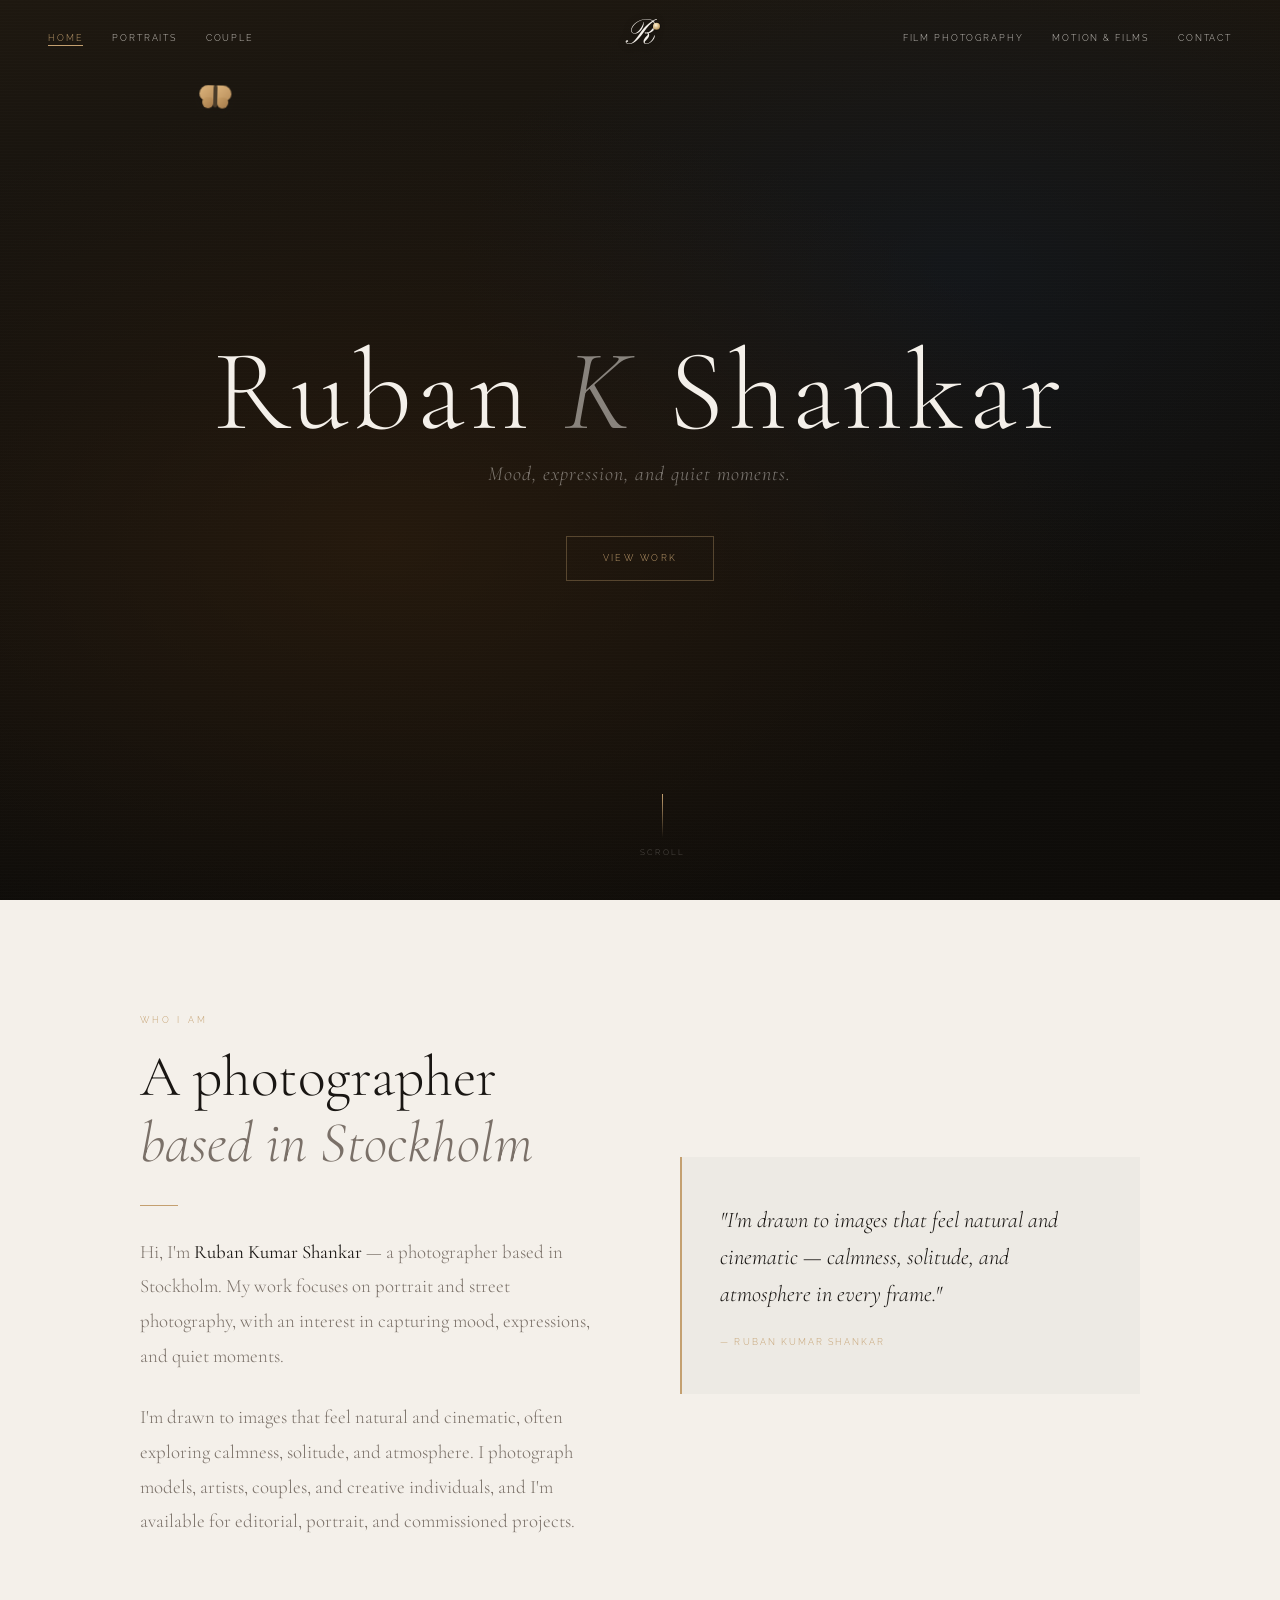
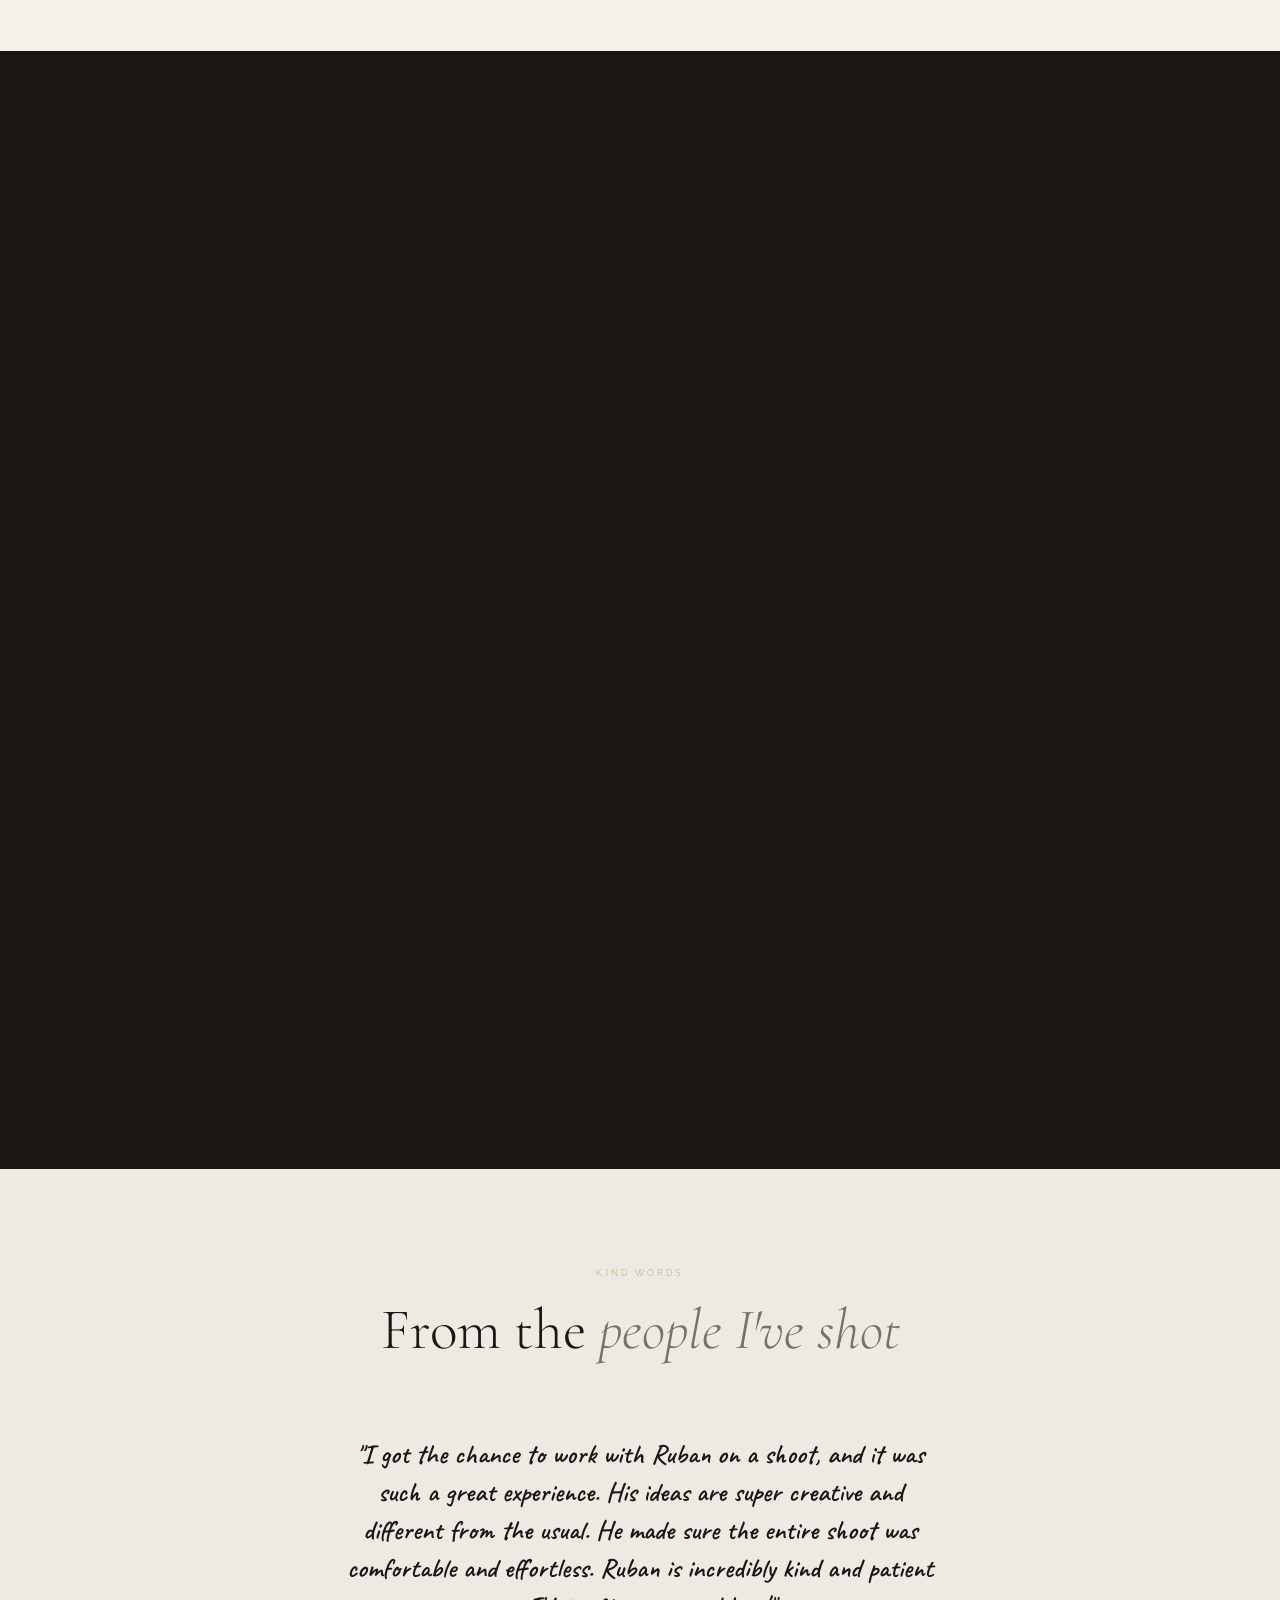
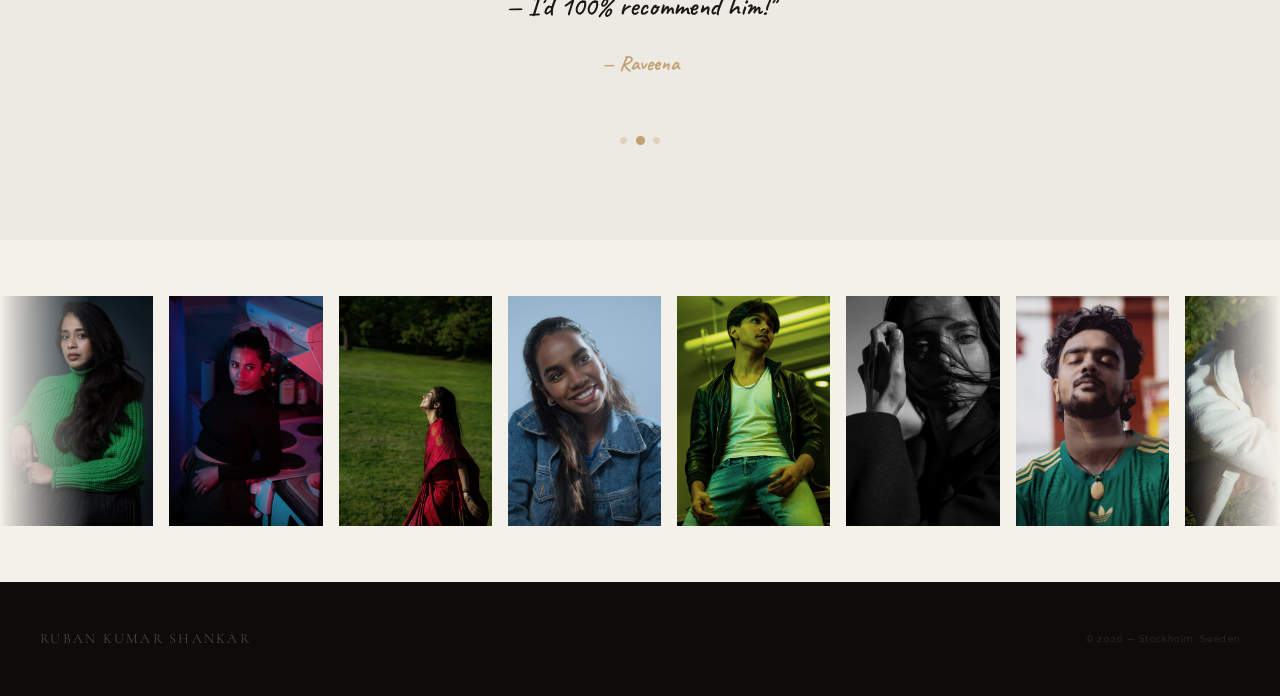
<file: index.html>
<!DOCTYPE html>
<html lang="en">
<head>
  <meta charset="UTF-8"/>
  <meta name="viewport" content="width=device-width, initial-scale=1.0"/>
  <title>Ruban Kumar Shankar — Photography</title>
  <link rel="preconnect" href="https://fonts.googleapis.com"/>
  <link rel="preconnect" href="https://fonts.gstatic.com" crossorigin/>
  <link href="https://fonts.googleapis.com/css2?family=Cormorant+Garamond:ital,wght@0,300;0,400;0,500;1,300;1,400&family=Raleway:wght@200;300;400;500&family=Caveat:wght@500;600;700&display=swap" rel="stylesheet"/>
  <link rel="icon" type="image/png" href="Photos/favicon.png"/>
  <link rel="stylesheet" href="style.css"/>
</head>
<body>
<nav id="main-nav">
  <a class="nav-brand flashr" href="index.html" aria-label="Home"><span class="flashr-r">R</span><span class="flashr-bulb"></span><span class="flashr-glow"></span><span class="flashr-sweep"></span><span class="flashr-burst"></span></a>
  <div class="nav-menu" id="nav-menu">
    <ul class="nav-group">
      <li><a id="nav-home" href="index.html">Home</a></li>
      <li><a id="nav-portraits" href="portraits.html">Portraits</a></li>
      <li><a id="nav-couple" href="couple.html">Couple</a></li>
    </ul>
    <ul class="nav-group">
      <li><a id="nav-film" href="film.html">Film Photography</a></li>
      <li><a id="nav-motion" href="motion.html">Motion &amp; Films</a></li>
      <li><a id="nav-contact" href="contact.html">Contact</a></li>
    </ul>
  </div>
  <button class="nav-toggle" id="nav-toggle" aria-label="Menu">
    <span></span><span></span><span></span>
  </button>
</nav>
<section class="hero">
    <div class="hero-content">
      
      <h1 class="hero-name">Ruban <em>K</em> Shankar</h1>
      <p class="hero-sub">Mood, expression, and quiet moments.</p>
      <a class="hero-cta" href="portraits.html">View Work</a>
    </div>
    <div class="hero-scroll" onclick="document.getElementById('home-about').scrollIntoView({behavior:'smooth'})">
      <div class="scroll-line"></div>
      <span>Scroll</span>
    </div>
  </section>

  <section class="about" id="home-about">
    <div class="container">
      <div class="about-grid">
        <div class="about-text reveal">
          <span class="section-label">Who I Am</span>
          <h2 class="section-heading">A photographer<br><em>based in Stockholm</em></h2>
          <div class="divider"></div>
          <p>Hi, I'm <strong>Ruban Kumar Shankar</strong> — a photographer based in Stockholm. My work focuses on portrait and street photography, with an interest in capturing mood, expressions, and quiet moments.</p>
          <p>I'm drawn to images that feel natural and cinematic, often exploring calmness, solitude, and atmosphere. I photograph models, artists, couples, and creative individuals, and I'm available for editorial, portrait, and commissioned projects.</p>
        </div>
        <div class="reveal" style="transition-delay:.18s">
          <div class="about-quote">
            <blockquote>"I'm drawn to images that feel natural and cinematic — calmness, solitude, and atmosphere in every frame."</blockquote>
            <cite>— Ruban Kumar Shankar</cite>
          </div>
        </div>
      </div>
    </div>
  </section>

  <section class="work-teaser">
    <div class="container-wide">
      <div class="work-teaser-header reveal">
        <div>
          <span class="section-label" style="color:var(--warm)">Selected Work</span>
          <h2 class="section-heading" style="color:var(--paper)">Portraits &amp; <em style="color:rgba(244,240,234,.4)">Couples</em></h2>
        </div>
        <a href="portraits.html">View all portraits →</a>
      </div>
      <div class="home-feature-grid">
        <a class="home-feature-card reveal" style="transition-delay:.1s" href="portraits.html">
          <img src="Photos/Portraits/Bhoomika.jpg" alt="Bhoomika" loading="lazy"/>
          <div class="card-label"><span class="cat">Portraits</span><span>Bhoomika</span></div>
        </a>
        <a class="home-feature-card reveal" style="transition-delay:.2s" href="couple.html">
          <img src="Photos/Couple/Mohan &amp; Akansha.jpg" alt="Mohan &amp; Akansha" loading="lazy"/>
          <div class="card-label"><span class="cat">Couples</span><span>Mohan &amp; Akansha</span></div>
        </a>
      </div>
    </div>
  </section>

  <section class="testimonials">
    <div class="container">
      <div class="testimonials-header reveal">
        <span class="section-label">Kind Words</span>
        <h2 class="section-heading">From the <em>people I've shot</em></h2>
      </div>
      <div class="testimonial-banner reveal">
        <div class="testimonial-slide active" data-index="0">
          <p class="testimonial-quote">"I really enjoyed the shoot, you made the whole experience feel super relaxed and natural, which I really appreciated. You gave just the right amount of direction while still letting me feel like myself. The final photos turned out beautifully."</p>
          <span class="testimonial-name">— Nakshatra</span>
        </div>
        <div class="testimonial-slide" data-index="1">
          <p class="testimonial-quote">"I got the chance to work with Ruban on a shoot, and it was such a great experience. His ideas are super creative and different from the usual. He made sure the entire shoot was comfortable and effortless. Ruban is incredibly kind and patient — I'd 100% recommend him!"</p>
          <span class="testimonial-name">— Raveena</span>
        </div>
        <div class="testimonial-slide" data-index="2">
          <p class="testimonial-quote">"Ruban was super easy to work with and really friendly from the start. He had a clear idea of what he wanted in each shot, and he really listened to the models too. It felt like a proper two-way understanding. His editing skills are amazing — each picture felt like it told a story."</p>
          <span class="testimonial-name">— Adhith</span>
        </div>
        <div class="testimonial-dots">
          <span class="dot active" data-dot="0"></span>
          <span class="dot" data-dot="1"></span>
          <span class="dot" data-dot="2"></span>
        </div>
      </div>
    </div>
  </section>

  <section class="photo-marquee-section">
  <div class="photo-marquee"><div class="pm-track" id="home-marquee"></div></div>
</section>
<footer><span class="footer-brand">Ruban Kumar Shankar</span><span class="footer-copy">© 2026 — Stockholm, Sweden</span></footer>
<div class="modal-overlay" id="session-modal" onclick="closeModal(event)">
  <div class="modal-nav-bar" onclick="event.stopPropagation()">
    <div>
      <div class="modal-title" id="modal-title">Session</div>
      <div class="modal-meta" id="modal-meta">Portrait · Stockholm</div>
    </div>
    <button class="modal-close" onclick="closeModalBtn()">✕</button>
  </div>
  <div class="modal-body" onclick="event.stopPropagation()" id="modal-body"></div>
</div>
<script src="site.js"></script>
<script src="flight.js"></script>
</body>
</html>
</file>
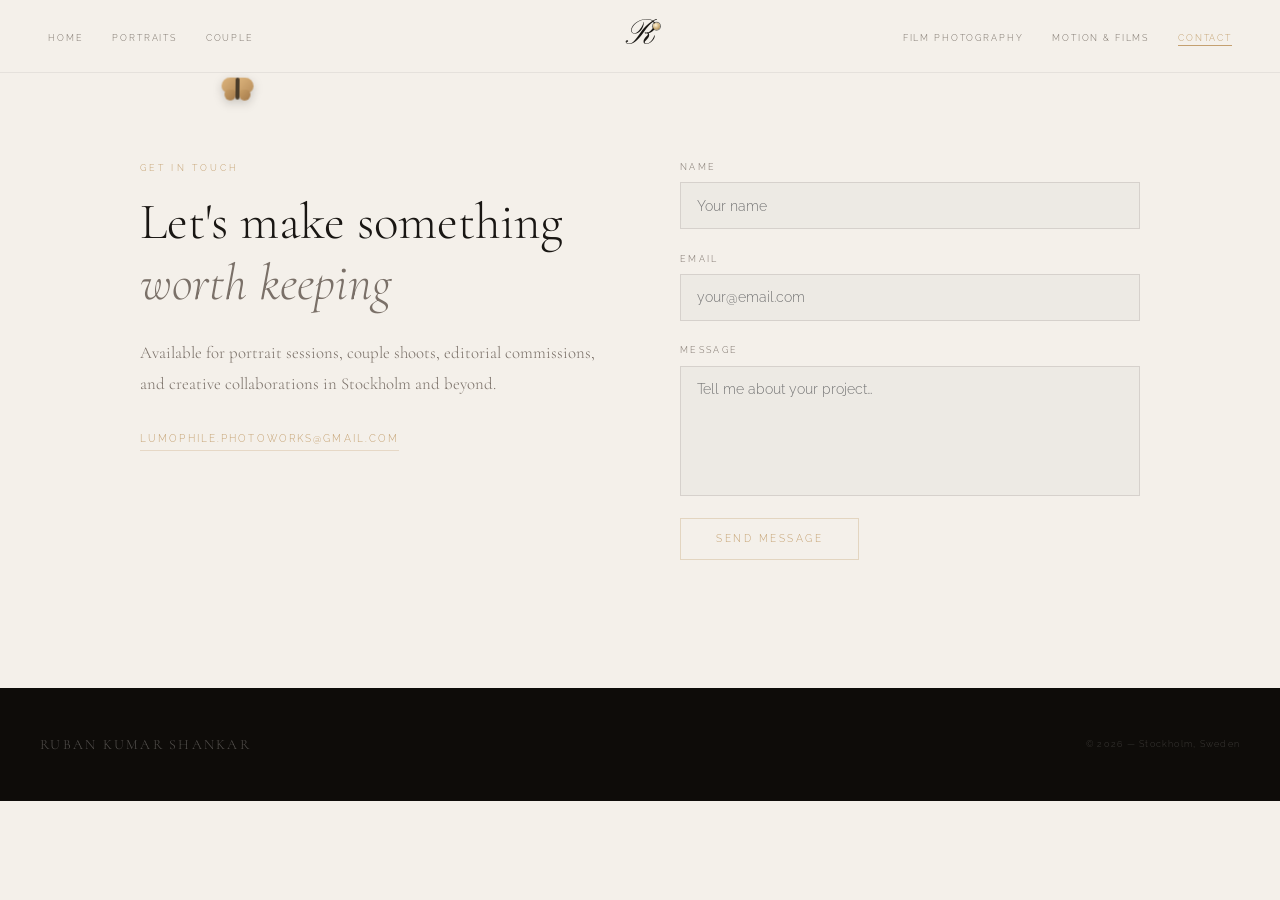
<file: contact.html>
<!DOCTYPE html>
<html lang="en">
<head>
  <meta charset="UTF-8"/>
  <meta name="viewport" content="width=device-width, initial-scale=1.0"/>
  <title>Contact — Ruban Kumar Shankar</title>
  <link rel="preconnect" href="https://fonts.googleapis.com"/>
  <link rel="preconnect" href="https://fonts.gstatic.com" crossorigin/>
  <link href="https://fonts.googleapis.com/css2?family=Cormorant+Garamond:ital,wght@0,300;0,400;0,500;1,300;1,400&family=Raleway:wght@200;300;400;500&display=swap" rel="stylesheet"/>
  <link rel="icon" type="image/png" href="Photos/favicon.png"/>
  <link rel="stylesheet" href="style.css"/>
</head>
<body>
<nav id="main-nav">
  <a class="nav-brand flashr" href="index.html" aria-label="Home"><span class="flashr-r">R</span><span class="flashr-bulb"></span><span class="flashr-glow"></span><span class="flashr-sweep"></span><span class="flashr-burst"></span></a>
  <div class="nav-menu" id="nav-menu">
    <ul class="nav-group">
      <li><a id="nav-home" href="index.html">Home</a></li>
      <li><a id="nav-portraits" href="portraits.html">Portraits</a></li>
      <li><a id="nav-couple" href="couple.html">Couple</a></li>
    </ul>
    <ul class="nav-group">
      <li><a id="nav-film" href="film.html">Film Photography</a></li>
      <li><a id="nav-motion" href="motion.html">Motion &amp; Films</a></li>
      <li><a id="nav-contact" href="contact.html">Contact</a></li>
    </ul>
  </div>
  <button class="nav-toggle" id="nav-toggle" aria-label="Menu">
    <span></span><span></span><span></span>
  </button>
</nav>
<section class="contact-page">
    <div class="container">
      <div class="contact-inner">
        <div class="contact-left reveal">
          <span class="section-label">Get in Touch</span>
          <h2>Let's make something<br><em>worth keeping</em></h2>
          <p>Available for portrait sessions, couple shoots, editorial commissions, and creative collaborations in Stockholm and beyond.</p>
          <a class="email-link" href="mailto:lumophile.photoworks@gmail.com">lumophile.photoworks@gmail.com</a>
        </div>
        <div class="reveal" style="transition-delay:.15s">
          <form class="contact-form" id="contact-form" name="contact" method="POST" data-netlify="true" netlify-honeypot="bot-field" action="thank-you.html">
            <input type="hidden" name="form-name" value="contact"/>
            <p hidden>
              <label>Don’t fill this out if you're human: <input name="bot-field"/></label>
            </p>
            <div class="form-field"><label for="cf-name">Name</label><input type="text" id="cf-name" name="name" placeholder="Your name" required/></div>
            <div class="form-field"><label for="cf-email">Email</label><input type="email" id="cf-email" name="email" placeholder="your@email.com" required/></div>
            <div class="form-field"><label for="cf-msg">Message</label><textarea id="cf-msg" name="message" placeholder="Tell me about your project…" required></textarea></div>
            <button class="btn-submit" type="submit">Send Message</button>
            <p class="form-success" id="form-success">Sending…</p>
          </form>
        </div>
      </div>
    </div>
  </section>
  <footer><span class="footer-brand">Ruban Kumar Shankar</span><span class="footer-copy">© 2026 — Stockholm, Sweden</span></footer>
<div class="modal-overlay" id="session-modal" onclick="closeModal(event)">
  <div class="modal-nav-bar" onclick="event.stopPropagation()">
    <div>
      <div class="modal-title" id="modal-title">Session</div>
      <div class="modal-meta" id="modal-meta">Portrait · Stockholm</div>
    </div>
    <button class="modal-close" onclick="closeModalBtn()">✕</button>
  </div>
  <div class="modal-body" onclick="event.stopPropagation()" id="modal-body"></div>
</div>
<script src="site.js"></script>
<script src="flight.js"></script>
</body>
</html>
</file>
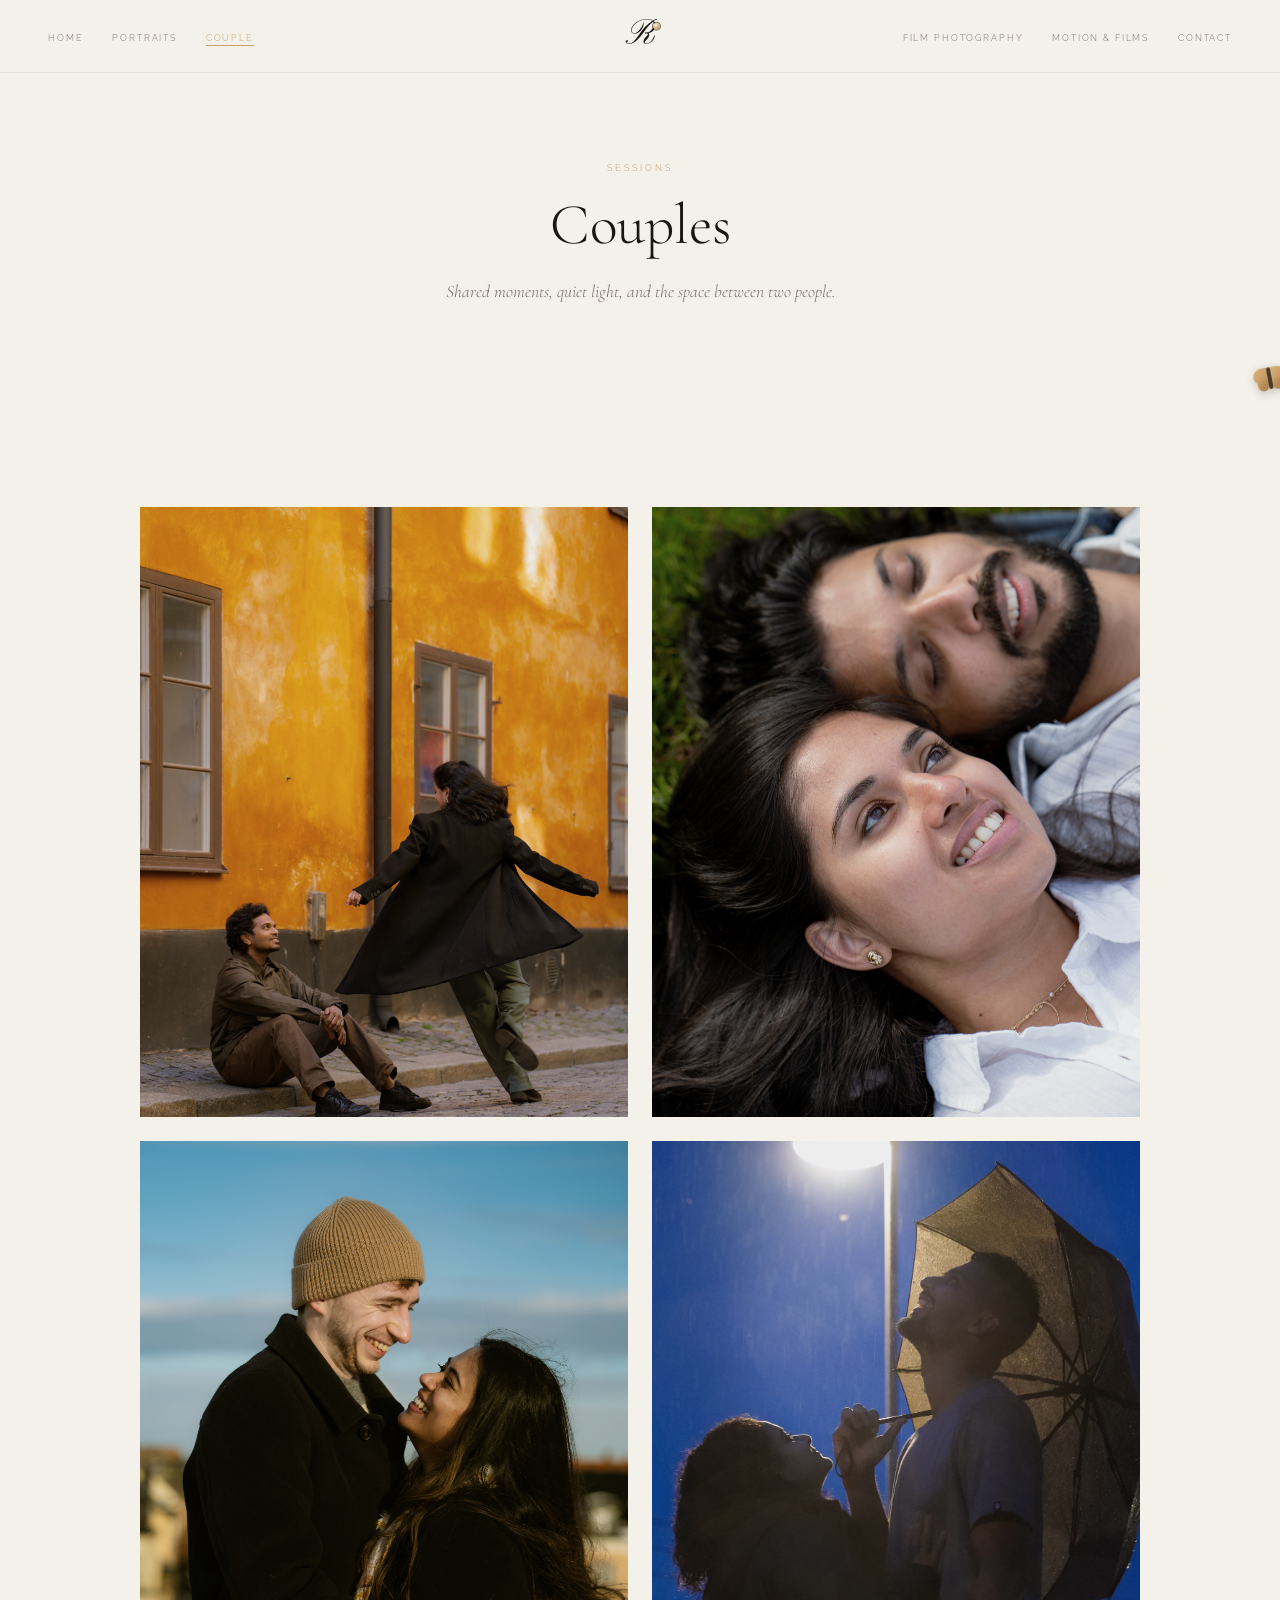
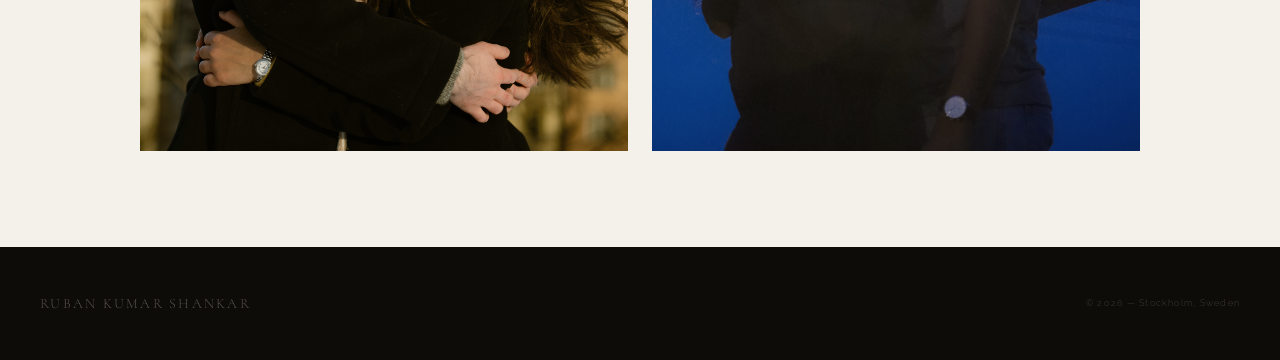
<file: couple.html>
<!DOCTYPE html>
<html lang="en">
<head>
  <meta charset="UTF-8"/>
  <meta name="viewport" content="width=device-width, initial-scale=1.0"/>
  <title>Couple — Ruban Kumar Shankar</title>
  <link rel="preconnect" href="https://fonts.googleapis.com"/>
  <link rel="preconnect" href="https://fonts.gstatic.com" crossorigin/>
  <link href="https://fonts.googleapis.com/css2?family=Cormorant+Garamond:ital,wght@0,300;0,400;0,500;1,300;1,400&family=Raleway:wght@200;300;400;500&display=swap" rel="stylesheet"/>
  <link rel="icon" type="image/png" href="Photos/favicon.png"/>
  <link rel="stylesheet" href="style.css"/>
</head>
<body>
<nav id="main-nav">
  <a class="nav-brand flashr" href="index.html" aria-label="Home"><span class="flashr-r">R</span><span class="flashr-bulb"></span><span class="flashr-glow"></span><span class="flashr-sweep"></span><span class="flashr-burst"></span></a>
  <div class="nav-menu" id="nav-menu">
    <ul class="nav-group">
      <li><a id="nav-home" href="index.html">Home</a></li>
      <li><a id="nav-portraits" href="portraits.html">Portraits</a></li>
      <li><a id="nav-couple" href="couple.html">Couple</a></li>
    </ul>
    <ul class="nav-group">
      <li><a id="nav-film" href="film.html">Film Photography</a></li>
      <li><a id="nav-motion" href="motion.html">Motion &amp; Films</a></li>
      <li><a id="nav-contact" href="contact.html">Contact</a></li>
    </ul>
  </div>
  <button class="nav-toggle" id="nav-toggle" aria-label="Menu">
    <span></span><span></span><span></span>
  </button>
</nav>
<div class="gallery-hero">
    <div class="container">
      <span class="section-label" style="display:block;text-align:center">Sessions</span>
      <h1 class="section-heading" style="text-align:center">Couples</h1>
      <p>Shared moments, quiet light, and the space between two people.</p>
    </div>
  </div>
  <section style="background:var(--paper);padding:4rem 0 6rem">
    <div class="container">
      <div class="couple-grid" id="couple-grid"></div>
    </div>
  </section>
  <footer><span class="footer-brand">Ruban Kumar Shankar</span><span class="footer-copy">© 2026 — Stockholm, Sweden</span></footer>
<div class="modal-overlay" id="session-modal" onclick="closeModal(event)">
  <div class="modal-nav-bar" onclick="event.stopPropagation()">
    <div>
      <div class="modal-title" id="modal-title">Session</div>
      <div class="modal-meta" id="modal-meta">Portrait · Stockholm</div>
    </div>
    <button class="modal-close" onclick="closeModalBtn()">✕</button>
  </div>
  <div class="modal-body" onclick="event.stopPropagation()" id="modal-body"></div>
</div>
<script src="site.js"></script>
<script src="flight.js"></script>
</body>
</html>
</file>
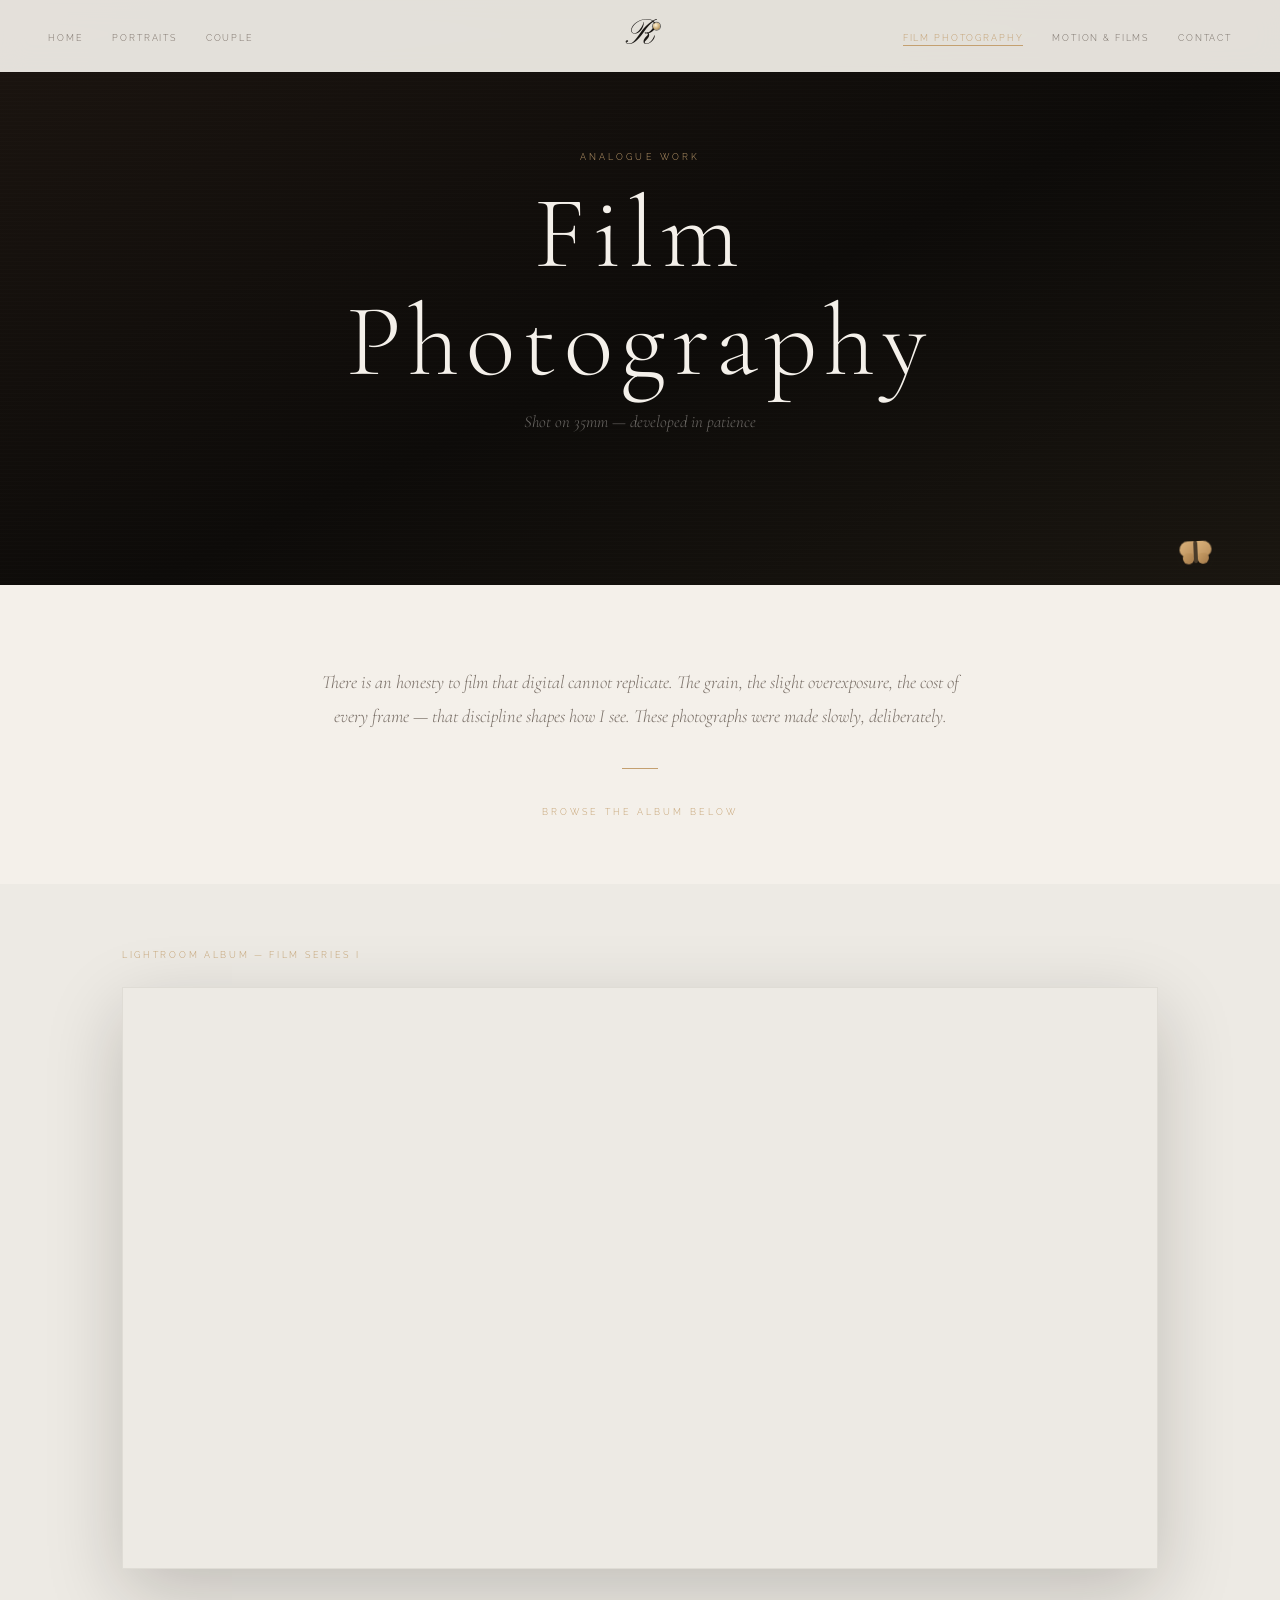
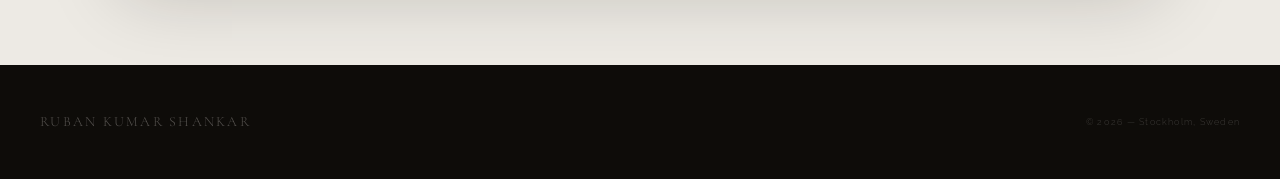
<file: film.html>
<!DOCTYPE html>
<html lang="en">
<head>
  <meta charset="UTF-8"/>
  <meta name="viewport" content="width=device-width, initial-scale=1.0"/>
  <title>Film Photography — Ruban Kumar Shankar</title>
  <link rel="preconnect" href="https://fonts.googleapis.com"/>
  <link rel="preconnect" href="https://fonts.gstatic.com" crossorigin/>
  <link href="https://fonts.googleapis.com/css2?family=Cormorant+Garamond:ital,wght@0,300;0,400;0,500;1,300;1,400&family=Raleway:wght@200;300;400;500&display=swap" rel="stylesheet"/>
  <link rel="icon" type="image/png" href="Photos/favicon.png"/>
  <link rel="stylesheet" href="style.css"/>
</head>
<body>
<nav id="main-nav">
  <a class="nav-brand flashr" href="index.html" aria-label="Home"><span class="flashr-r">R</span><span class="flashr-bulb"></span><span class="flashr-glow"></span><span class="flashr-sweep"></span><span class="flashr-burst"></span></a>
  <div class="nav-menu" id="nav-menu">
    <ul class="nav-group">
      <li><a id="nav-home" href="index.html">Home</a></li>
      <li><a id="nav-portraits" href="portraits.html">Portraits</a></li>
      <li><a id="nav-couple" href="couple.html">Couple</a></li>
    </ul>
    <ul class="nav-group">
      <li><a id="nav-film" href="film.html">Film Photography</a></li>
      <li><a id="nav-motion" href="motion.html">Motion &amp; Films</a></li>
      <li><a id="nav-contact" href="contact.html">Contact</a></li>
    </ul>
  </div>
  <button class="nav-toggle" id="nav-toggle" aria-label="Menu">
    <span></span><span></span><span></span>
  </button>
</nav>
<section class="film-dark-hero">
    <div class="film-dark-hero-content">
      <span class="section-label">Analogue Work</span>
      <h1>Film<br>Photography</h1>
      <p>Shot on 35mm — developed in patience</p>
    </div>
  </section>

  <div class="film-intro">
    <div class="film-intro-inner reveal">
      <p>There is an honesty to film that digital cannot replicate. The grain, the slight overexposure, the cost of every frame — that discipline shapes how I see. These photographs were made slowly, deliberately.</p>
      <div class="hr"></div>
      <span class="section-label" style="text-align:center;display:block">Browse the album below</span>
    </div>
  </div>

  <section class="film-embed-section">
    <div class="embed-block reveal">
      <span class="embed-label">Lightroom Album — Film Series I</span>
      <div class="lr-wrap">
        <iframe src="https://lightroom.adobe.com/embed/shares/6e193f0a2e384727864e77f83e6aef22/slideshow?background_color=%232D2D2D&color=%23999999"></iframe>
      </div>
    </div>
  </section>

  <footer><span class="footer-brand">Ruban Kumar Shankar</span><span class="footer-copy">© 2026 — Stockholm, Sweden</span></footer>
<div class="modal-overlay" id="session-modal" onclick="closeModal(event)">
  <div class="modal-nav-bar" onclick="event.stopPropagation()">
    <div>
      <div class="modal-title" id="modal-title">Session</div>
      <div class="modal-meta" id="modal-meta">Portrait · Stockholm</div>
    </div>
    <button class="modal-close" onclick="closeModalBtn()">✕</button>
  </div>
  <div class="modal-body" onclick="event.stopPropagation()" id="modal-body"></div>
</div>
<script src="site.js"></script>
<script src="flight.js"></script>
</body>
</html>
</file>
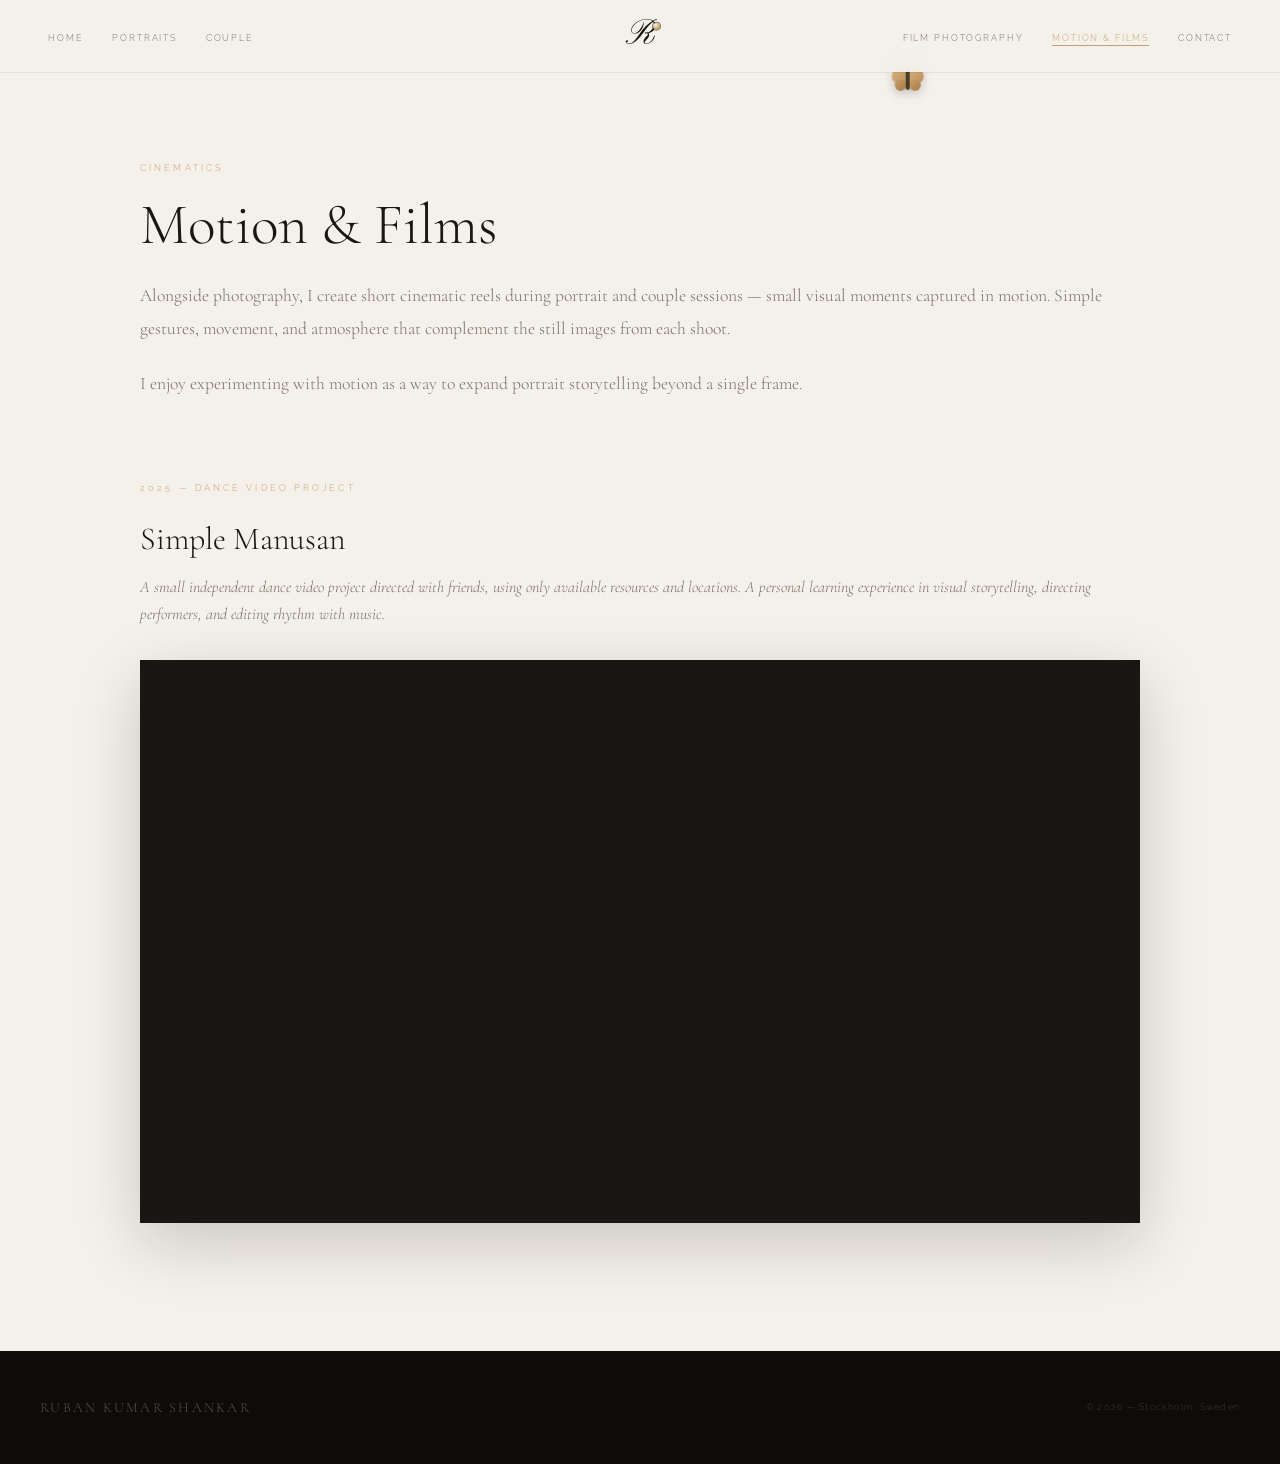
<file: motion.html>
<!DOCTYPE html>
<html lang="en">
<head>
  <meta charset="UTF-8"/>
  <meta name="viewport" content="width=device-width, initial-scale=1.0"/>
  <title>Motion & Films — Ruban Kumar Shankar</title>
  <link rel="preconnect" href="https://fonts.googleapis.com"/>
  <link rel="preconnect" href="https://fonts.gstatic.com" crossorigin/>
  <link href="https://fonts.googleapis.com/css2?family=Cormorant+Garamond:ital,wght@0,300;0,400;0,500;1,300;1,400&family=Raleway:wght@200;300;400;500&display=swap" rel="stylesheet"/>
  <link rel="icon" type="image/png" href="Photos/favicon.png"/>
  <link rel="stylesheet" href="style.css"/>
</head>
<body>
<nav id="main-nav">
  <a class="nav-brand flashr" href="index.html" aria-label="Home"><span class="flashr-r">R</span><span class="flashr-bulb"></span><span class="flashr-glow"></span><span class="flashr-sweep"></span><span class="flashr-burst"></span></a>
  <div class="nav-menu" id="nav-menu">
    <ul class="nav-group">
      <li><a id="nav-home" href="index.html">Home</a></li>
      <li><a id="nav-portraits" href="portraits.html">Portraits</a></li>
      <li><a id="nav-couple" href="couple.html">Couple</a></li>
    </ul>
    <ul class="nav-group">
      <li><a id="nav-film" href="film.html">Film Photography</a></li>
      <li><a id="nav-motion" href="motion.html">Motion &amp; Films</a></li>
      <li><a id="nav-contact" href="contact.html">Contact</a></li>
    </ul>
  </div>
  <button class="nav-toggle" id="nav-toggle" aria-label="Menu">
    <span></span><span></span><span></span>
  </button>
</nav>
<section class="motion-page">
    <div class="container">
      <div class="motion-content reveal">
        <span class="section-label">Cinematics</span>
        <h1 class="section-heading">Motion &amp; Films</h1>
        <p>Alongside photography, I create short cinematic reels during portrait and couple sessions — small visual moments captured in motion. Simple gestures, movement, and atmosphere that complement the still images from each shoot.</p>
        <p>I enjoy experimenting with motion as a way to expand portrait storytelling beyond a single frame.</p>
      </div>

      <div class="motion-project reveal" style="transition-delay:.2s">
        <div class="project-head">
          <span class="section-label">2025 — Dance Video Project</span>
          <h3>Simple Manusan</h3>
          <p>A small independent dance video project directed with friends, using only available resources and locations. A personal learning experience in visual storytelling, directing performers, and editing rhythm with music.</p>
        </div>
        <div class="video-embed">
          <iframe src="https://www.youtube.com/embed/w7RvXhw3DQg" title="Simple Manusan" frameborder="0" allow="accelerometer; autoplay; clipboard-write; encrypted-media; gyroscope; picture-in-picture; web-share" allowfullscreen></iframe>
        </div>
      </div>
    </div>
  </section>
  <footer><span class="footer-brand">Ruban Kumar Shankar</span><span class="footer-copy">© 2026 — Stockholm, Sweden</span></footer>
<div class="modal-overlay" id="session-modal" onclick="closeModal(event)">
  <div class="modal-nav-bar" onclick="event.stopPropagation()">
    <div>
      <div class="modal-title" id="modal-title">Session</div>
      <div class="modal-meta" id="modal-meta">Portrait · Stockholm</div>
    </div>
    <button class="modal-close" onclick="closeModalBtn()">✕</button>
  </div>
  <div class="modal-body" onclick="event.stopPropagation()" id="modal-body"></div>
</div>
<script src="site.js"></script>
<script src="flight.js"></script>
</body>
</html>
</file>
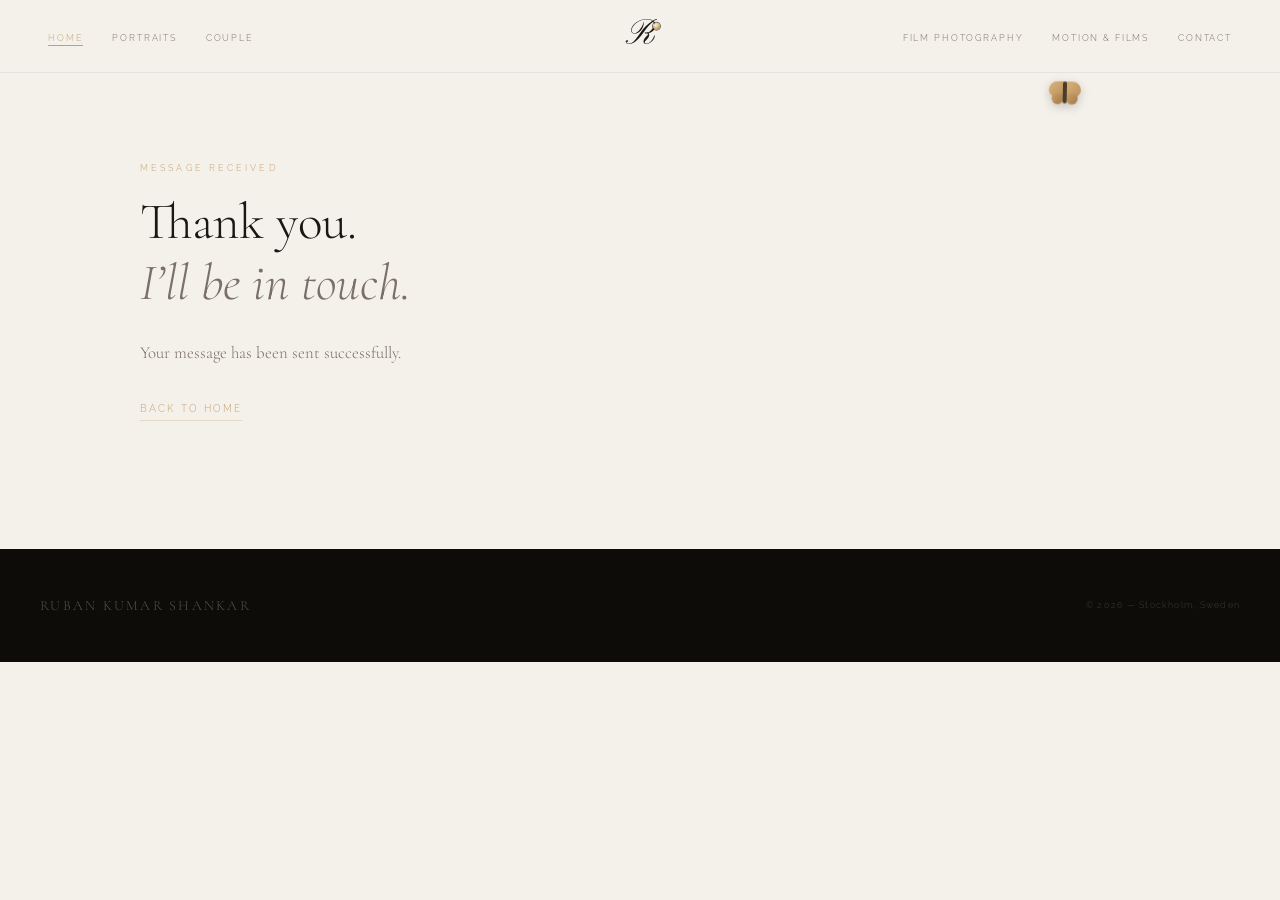
<file: thank-you.html>
<!DOCTYPE html>
<html lang="en">
<head>
  <meta charset="UTF-8"/>
  <meta name="viewport" content="width=device-width, initial-scale=1.0"/>
  <title>Thank You — Ruban Kumar Shankar</title>
  <link rel="preconnect" href="https://fonts.googleapis.com"/>
  <link rel="preconnect" href="https://fonts.gstatic.com" crossorigin/>
  <link href="https://fonts.googleapis.com/css2?family=Cormorant+Garamond:ital,wght@0,300;0,400;0,500;1,300;1,400&family=Raleway:wght@200;300;400;500&display=swap" rel="stylesheet"/>
  <link rel="icon" type="image/png" href="Photos/favicon.png"/>
  <link rel="stylesheet" href="style.css"/>
</head>
<body>
<nav id="main-nav">
  <a class="nav-brand flashr" href="index.html" aria-label="Home"><span class="flashr-r">R</span><span class="flashr-bulb"></span><span class="flashr-glow"></span><span class="flashr-sweep"></span><span class="flashr-burst"></span></a>
  <div class="nav-menu" id="nav-menu">
    <ul class="nav-group">
      <li><a id="nav-home" href="index.html">Home</a></li>
      <li><a id="nav-portraits" href="portraits.html">Portraits</a></li>
      <li><a id="nav-couple" href="couple.html">Couple</a></li>
    </ul>
    <ul class="nav-group">
      <li><a id="nav-film" href="film.html">Film Photography</a></li>
      <li><a id="nav-motion" href="motion.html">Motion &amp; Films</a></li>
      <li><a id="nav-contact" href="contact.html">Contact</a></li>
    </ul>
  </div>
  <button class="nav-toggle" id="nav-toggle" aria-label="Menu">
    <span></span><span></span><span></span>
  </button>
</nav>
<section class="contact-page">
  <div class="container">
    <div class="contact-inner">
      <div class="contact-left reveal visible">
        <span class="section-label">Message Received</span>
        <h2>Thank you.<br><em>I’ll be in touch.</em></h2>
        <p>Your message has been sent successfully.</p>
        <a class="email-link" href="index.html">Back to home</a>
      </div>
    </div>
  </div>
</section>
<footer><span class="footer-brand">Ruban Kumar Shankar</span><span class="footer-copy">© 2026 — Stockholm, Sweden</span></footer>
<script src="site.js"></script>
<script src="flight.js"></script>
</body>
</html>
</file>
<file: style.css>
@import url('https://fonts.googleapis.com/css2?family=Pinyon+Script&display=swap');

:root {
      --ink:   #191613;
      --paper: #f4f0ea;
      --ghost: #edeae4;
      --warm:  #c4a070;
      --muted: #7a7068;
      --serif: 'Cormorant Garamond', Georgia, serif;
      --sans:  'Raleway', sans-serif;
      --ease:  cubic-bezier(.25,.46,.45,.94);
    }
    *, *::before, *::after { box-sizing: border-box; margin: 0; padding: 0; }
    html { scroll-behavior: smooth; }
    body { background: var(--paper); color: var(--ink); font-family: var(--sans); font-weight: 300; line-height: 1.7; overflow-x: hidden; }

    /* PAGE SYSTEM */
    .page { display: none; }
    .page.active { display: block; animation: pageIn .65s var(--ease) forwards; }
    @keyframes pageIn { from { opacity:0; transform:translateY(14px); } to { opacity:1; transform:translateY(0); } }

    /* NAV */
    nav { position:fixed; top:0; left:0; right:0; z-index:200; display:flex; align-items:center; justify-content:space-between; padding:1.4rem 3rem; transition:background .4s var(--ease), box-shadow .4s; }
    nav.scrolled { background:rgba(244,240,234,.93); backdrop-filter:blur(14px); -webkit-backdrop-filter:blur(14px); box-shadow:0 1px 0 rgba(0,0,0,.06); }
    .nav-brand { font-family:var(--serif); font-size:.95rem; font-weight:400; letter-spacing:.2em; text-transform:uppercase; color:var(--paper); cursor:pointer; transition:color .3s; }
    nav.scrolled .nav-brand { color:var(--ink); }
    /* FLASH R BRAND (Godox Lux) */
    .nav-brand.flashr { position:relative; display:inline-block; padding:2px 5px; line-height:1; overflow:visible; text-decoration:none; letter-spacing:0; text-transform:none; }
    .flashr-r { font-family:'Pinyon Script', cursive; font-size:2.2rem; line-height:.7; color:var(--paper); display:block; transition:color .3s; text-shadow:0 1px 8px rgba(0,0,0,.35); }
    nav.scrolled .flashr-r { color:var(--ink); text-shadow:none; }
    .flashr-bulb { position:absolute; top:1px; right:0; width:7px; height:7px; border-radius:50%; background:radial-gradient(circle at 40% 35%,#fff3d8,#c9a86e 60%,#6e5b3d); box-shadow:0 0 0 1px rgba(14,12,9,.55); }
    .flashr-glow, .flashr-sweep, .flashr-burst { position:absolute; pointer-events:none; mix-blend-mode:screen; opacity:0; }
    .flashr-glow { top:-8px; right:-14px; width:40px; height:40px; border-radius:50%; background:radial-gradient(circle,rgba(255,214,160,.9),transparent 66%); }
    .flashr-sweep { top:-4px; left:-6px; width:22px; height:46px; background:linear-gradient(90deg,transparent,rgba(255,240,215,.6),transparent); }
    .flashr-burst { left:50%; top:45%; width:100px; height:100px; border-radius:50%; background:radial-gradient(circle,#fff8ee,#ffdca6 40%,transparent 72%); transform:translate(-50%,-50%) scale(.15); }
    .flashr:hover .flashr-glow { animation:flashr-flick .6s ease-out both; }
    .flashr:hover .flashr-sweep { animation:flashr-sweep .7s ease-out both; }
    .flashr.is-firing .flashr-burst { animation:flashr-bloom .5s ease-out both; }
    @keyframes flashr-flick {0%{opacity:.35}18%{opacity:.9}26%{opacity:.45}40%{opacity:.8}100%{opacity:.7}}
    @keyframes flashr-sweep {0%{opacity:0;transform:translateX(-120%) skewX(-18deg)}30%{opacity:.9}100%{opacity:0;transform:translateX(120%) skewX(-18deg)}}
    @keyframes flashr-bloom {0%{opacity:0;transform:translate(-50%,-50%) scale(.15)}20%{opacity:1}100%{opacity:0;transform:translate(-50%,-50%) scale(3)}}
    .nav-links { display:flex; gap:1.8rem; list-style:none; }
    .nav-links a { font-size:.58rem; letter-spacing:.2em; text-transform:uppercase; color:rgba(244,240,234,.8); text-decoration:none; cursor:pointer; position:relative; transition:color .3s; white-space:nowrap; }
    .nav-links a::after { content:''; position:absolute; bottom:-3px; left:0; width:0; height:1px; background:var(--warm); transition:width .35s var(--ease); }
    .nav-links a:hover::after, .nav-links a.active::after { width:100%; }
    .nav-links a.active { color:var(--warm); }
    nav.scrolled .nav-links a { color:var(--muted); }
    nav.scrolled .nav-links a.active { color:var(--warm); }
    .nav-toggle { display:none; background:none; border:none; cursor:pointer; padding:4px; }
    .nav-toggle span { display:block; width:20px; height:1px; background:var(--paper); margin:5px 0; transition:background .3s; }
    nav.scrolled .nav-toggle span { background:var(--ink); }

    /* HERO */
    .hero { height:100vh; min-height:580px; background:var(--ink); display:flex; flex-direction:column; align-items:center; justify-content:center; position:relative; overflow:hidden; }
    .hero::before { content:''; position:absolute; inset:0; background:radial-gradient(ellipse 80% 70% at 30% 60%, rgba(50,32,14,.6) 0%, transparent 70%), radial-gradient(ellipse 60% 60% at 75% 30%, rgba(20,28,38,.5) 0%, transparent 65%), linear-gradient(175deg, #1e1810 0%, #12100d 40%, #0e0c09 100%); }
    .hero::after { content:''; position:absolute; inset:0; pointer-events:none; z-index:1; background:repeating-linear-gradient(0deg, transparent, transparent 2px, rgba(255,255,255,.012) 2px, rgba(255,255,255,.012) 3px); }
    .hero-content { position:relative; z-index:2; text-align:center; padding:0 2rem; }
    .hero-eyebrow { font-size:.58rem; letter-spacing:.4em; text-transform:uppercase; color:var(--warm); opacity:0; animation:up .9s var(--ease) .3s forwards; }
    .hero-name { font-family:var(--serif); font-size:clamp(3.2rem, 9vw, 8rem); font-weight:300; line-height:1.0; letter-spacing:.04em; color:var(--paper); margin:.9rem 0 .5rem; opacity:0; animation:up 1s var(--ease) .55s forwards; }
    .hero-name em { font-style:italic; color:rgba(244,240,234,.5); font-weight:300; }
    .hero-sub { font-family:var(--serif); font-size:clamp(.95rem,2vw,1.25rem); font-style:italic; font-weight:300; color:rgba(244,240,234,.45); letter-spacing:.05em; opacity:0; animation:up .9s var(--ease) .8s forwards; }
    .hero-cta { display:inline-block; margin-top:2.8rem; font-size:.58rem; letter-spacing:.26em; text-transform:uppercase; color:var(--warm); text-decoration:none; cursor:pointer; border:1px solid rgba(196,160,112,.35); padding:.85rem 2.2rem; transition:background .3s, color .3s, border-color .3s; opacity:0; animation:up .8s var(--ease) 1.1s forwards; }
    .hero-cta:hover { background:var(--warm); color:var(--ink); border-color:var(--warm); }
    .hero-scroll { position:absolute; bottom:2.5rem; left:50%; transform:translateX(-50%); display:flex; flex-direction:column; align-items:center; gap:.5rem; cursor:pointer; opacity:0; animation:up .7s var(--ease) 1.5s forwards; }
    .hero-scroll span { font-size:.5rem; letter-spacing:.28em; text-transform:uppercase; color:rgba(244,240,234,.3); }
    .scroll-line { width:1px; height:44px; background:linear-gradient(to bottom, var(--warm), transparent); animation:pulse 2.2s ease-in-out infinite; }
    @keyframes pulse { 0%,100%{opacity:.35} 50%{opacity:1} }
    @keyframes up { from{opacity:0;transform:translateY(22px)} to{opacity:1;transform:translateY(0)} }

    /* LAYOUT */
    .container { max-width:1080px; margin:0 auto; padding:0 2.5rem; }
    .container-wide { max-width:1300px; margin:0 auto; padding:0 2rem; }
    section { padding:7rem 0; }
    .section-label { font-size:.57rem; letter-spacing:.34em; text-transform:uppercase; color:var(--warm); margin-bottom:1rem; display:block; }
    .section-heading { font-family:var(--serif); font-size:clamp(2rem,5vw,3.6rem); font-weight:300; line-height:1.15; color:var(--ink); }
    .section-heading em { font-style:italic; color:var(--muted); }
    .reveal { opacity:0; transform:translateY(28px); transition:opacity .8s var(--ease), transform .8s var(--ease); }
    .reveal.visible { opacity:1; transform:translateY(0); }

    /* ABOUT */
    .about { background:var(--paper); }
    .about-grid { display:grid; grid-template-columns:1fr 1fr; gap:5rem; align-items:center; }
    .about-text p { font-family:var(--serif); font-size:1.18rem; font-weight:300; line-height:1.85; color:var(--muted); margin-top:1.6rem; }
    .about-text p strong { color:var(--ink); font-weight:400; }
    .divider { width:38px; height:1px; background:var(--warm); margin:1.8rem 0; }
    .about-quote { background:var(--ghost); padding:2.8rem 2.4rem; border-left:2px solid var(--warm); }
    .about-quote blockquote { font-family:var(--serif); font-size:1.4rem; font-weight:300; font-style:italic; line-height:1.65; color:var(--ink); }
    .about-quote cite { display:block; margin-top:1.3rem; font-style:normal; font-size:.58rem; letter-spacing:.22em; text-transform:uppercase; color:var(--warm); }

    /* HOME WORK TEASER */
    .work-teaser { background:var(--ink); }
    .work-teaser-header { display:flex; justify-content:space-between; align-items:flex-end; margin-bottom:3rem; }
    .work-teaser-header a { font-size:.58rem; letter-spacing:.22em; text-transform:uppercase; color:var(--warm); text-decoration:none; cursor:pointer; border-bottom:1px solid rgba(196,160,112,.3); padding-bottom:2px; transition:border-color .3s; }
    .work-teaser-header a:hover { border-color:var(--warm); }
    .home-feature-grid { display:grid; grid-template-columns:1fr 1fr; gap:1.2rem; }
    .home-feature-card { display:block; text-decoration:none; color:inherit; position:relative; overflow:hidden; aspect-ratio:4/5; cursor:pointer; background:#1a1612; }
    .home-feature-card img { width:100%; height:100%; object-fit:cover; filter:brightness(.92) saturate(.85); transition:transform .7s var(--ease), filter .7s var(--ease); display:block; }
    .home-feature-card:hover img { transform:scale(1.04); filter:brightness(.75) saturate(.7); }
    .home-feature-card .card-label { position:absolute; bottom:0; left:0; right:0; padding:2.5rem 1.5rem 1.5rem; background:linear-gradient(to top, rgba(10,8,6,.85), transparent); opacity:0; transform:translateY(6px); transition:opacity .4s var(--ease), transform .4s var(--ease); }
    .home-feature-card:hover .card-label { opacity:1; transform:translateY(0); }
    .card-label span { font-size:.58rem; letter-spacing:.24em; text-transform:uppercase; color:var(--paper); }
    .card-label .cat { color:var(--warm); font-size:.52rem; display:block; margin-bottom:.3rem; }

    /* TESTIMONIALS */
    .testimonials { background:var(--ghost); padding:6rem 0; }
    .testimonials-header { text-align:center; margin-bottom:3.5rem; }
    .testimonials-header .section-label { display:block; }
    .testimonial-banner { position:relative; max-width:640px; margin:0 auto; min-height:220px; text-align:center; }
    .testimonial-slide { position:absolute; inset:0; opacity:0; visibility:hidden; transform:translateY(10px); transition:opacity .7s var(--ease), transform .7s var(--ease); display:flex; flex-direction:column; align-items:center; justify-content:center; padding:1rem 1.5rem; }
    .testimonial-slide.active { opacity:1; visibility:visible; transform:translateY(0); position:relative; }
    .testimonial-quote { font-family:'Caveat', var(--serif); font-size:1.7rem; font-weight:600; line-height:1.4; color:var(--ink); }
    .testimonial-name { display:block; margin-top:1.3rem; font-family:'Caveat', var(--serif); font-size:1.3rem; font-weight:700; color:var(--warm); }
    .testimonial-dots { display:flex; justify-content:center; gap:.6rem; margin-top:2.5rem; }
    .dot { width:7px; height:7px; border-radius:50%; background:rgba(196,160,112,.3); cursor:pointer; transition:background .3s, transform .3s; }
    .dot.active { background:var(--warm); transform:scale(1.3); }

    /* GALLERY HERO */
    .gallery-hero { padding-top:10rem; padding-bottom:5rem; background:var(--paper); text-align:center; }
    .gallery-hero p { font-family:var(--serif); font-style:italic; font-size:1.1rem; color:var(--muted); max-width:540px; margin:1.2rem auto 0; }

    /* PORTRAITS GRID */
    .portraits-grid { display:grid; grid-template-columns:repeat(3,1fr); gap:2px; background:rgba(25,22,19,.06); }
    .portrait-card { position:relative; overflow:hidden; aspect-ratio:3/4; cursor:pointer; background:var(--ghost); }
    .portrait-card img { width:100%; height:100%; object-fit:cover; display:block; filter:brightness(.95) saturate(.88); transition:transform .7s var(--ease), filter .6s var(--ease); }
    .portrait-card:hover img { transform:scale(1.05); filter:brightness(.72) saturate(.7); }
    .portrait-card .p-label { position:absolute; bottom:0; left:0; right:0; padding:3rem 1.2rem 1.2rem; background:linear-gradient(to top, rgba(12,10,8,.9), transparent); transform:translateY(8px); opacity:0; transition:opacity .4s var(--ease), transform .4s var(--ease); }
    .portrait-card:hover .p-label { opacity:1; transform:translateY(0); }
    .p-label .name { font-family:var(--serif); font-size:1.2rem; font-weight:300; color:var(--paper); }
    .p-label .type { font-size:.52rem; letter-spacing:.24em; text-transform:uppercase; color:var(--warm); }

    /* COUPLE GRID */
    .couple-grid { display:grid; grid-template-columns:1fr 1fr; gap:1.5rem; margin-top:3.5rem; }
    .couple-card { position:relative; overflow:hidden; aspect-ratio:4/5; cursor:pointer; background:var(--ghost); }
    .couple-card img { width:100%; height:100%; object-fit:cover; display:block; filter:brightness(.95) saturate(.82); transition:transform .7s var(--ease), filter .6s var(--ease); }
    .couple-card:hover img { transform:scale(1.04); filter:brightness(.72) saturate(.7); }
    .couple-card .c-label { position:absolute; bottom:0; left:0; right:0; padding:3rem 1.5rem 1.5rem; background:linear-gradient(to top, rgba(12,10,8,.88), transparent); transform:translateY(6px); opacity:0; transition:opacity .4s var(--ease), transform .4s var(--ease); }
    .couple-card:hover .c-label { opacity:1; transform:translateY(0); }
    .c-label .name { font-family:var(--serif); font-size:1.25rem; font-weight:300; color:var(--paper); }
    .c-label .type { font-size:.52rem; letter-spacing:.24em; text-transform:uppercase; color:var(--warm); }

    /* MODAL */
    .modal-overlay { position:fixed; inset:0; z-index:500; background:rgba(15,12,10,.97); backdrop-filter:blur(8px); display:none; flex-direction:column; opacity:0; transition:opacity .4s var(--ease); }
    .modal-overlay.open { display:flex; }
    .modal-overlay.visible { opacity:1; }
    .modal-nav-bar { display:flex; align-items:center; justify-content:space-between; padding:1.4rem 2.5rem; border-bottom:1px solid rgba(244,240,234,.08); flex-shrink:0; }
    .modal-title { font-family:var(--serif); font-size:1.5rem; font-weight:300; color:var(--paper); }
    .modal-meta { font-size:.55rem; letter-spacing:.22em; text-transform:uppercase; color:var(--warm); margin-top:.2rem; }
    .modal-close { background:none; border:1px solid rgba(244,240,234,.15); color:var(--paper); width:36px; height:36px; cursor:pointer; font-size:1rem; display:flex; align-items:center; justify-content:center; transition:background .3s; }
    .modal-close:hover { background:rgba(244,240,234,.08); }
    .modal-body { flex:1; overflow:auto; padding:2rem 2.5rem 2.5rem; display:flex; flex-direction:column; }
    .modal-embed { position:relative; flex:1; min-height:400px; }
    .modal-embed iframe { position:absolute; inset:0; width:100%; height:100%; border:none; }
    .modal-cover { display:flex; flex-direction:column; align-items:center; justify-content:center; gap:2rem; flex:1; }
    .modal-cover img { max-height:60vh; max-width:100%; object-fit:contain; filter:brightness(.94) saturate(.86); }
    .modal-cover-note { text-align:center; max-width:440px; }
    .modal-cover-note .label { font-size:.55rem; letter-spacing:.26em; text-transform:uppercase; color:var(--warm); margin-bottom:.8rem; display:block; }
    .modal-cover-note p { font-family:var(--serif); font-style:italic; font-size:.95rem; color:rgba(244,240,234,.4); line-height:1.7; }

    /* FILM PAGE */
    .film-dark-hero { height:65vh; min-height:440px; background:linear-gradient(155deg, #1c1510, #0d0b09 55%, #1a1610); display:flex; flex-direction:column; align-items:center; justify-content:center; position:relative; overflow:hidden; }
    .film-dark-hero::before { content:''; position:absolute; inset:0; background:repeating-linear-gradient(0deg, transparent, transparent 3px, rgba(255,255,255,.007) 3px, rgba(255,255,255,.007) 4px); }
    .film-dark-hero-content { position:relative; z-index:1; text-align:center; padding:0 2rem; }
    .film-dark-hero h1 { font-family:var(--serif); font-size:clamp(2.8rem,8vw,6.5rem); font-weight:300; color:var(--paper); letter-spacing:.07em; line-height:1.05; }
    .film-dark-hero p { font-family:var(--serif); font-style:italic; font-size:1.05rem; color:rgba(244,240,234,.4); margin-top:.8rem; }
    .film-intro { background:var(--paper); padding:5rem 0 3rem; }
    .film-intro-inner { max-width:640px; margin:0 auto; text-align:center; }
    .film-intro-inner p { font-family:var(--serif); font-size:1.15rem; font-weight:300; font-style:italic; line-height:1.85; color:var(--muted); }
    .film-intro-inner .hr { width:36px; height:1px; background:var(--warm); margin:2.2rem auto; }
    .film-embed-section { background:var(--ghost); padding:4rem 0 6rem; }
    .embed-block { max-width:1100px; margin:0 auto; padding:0 2rem; }
    .embed-label { font-size:.56rem; letter-spacing:.3em; text-transform:uppercase; color:var(--warm); margin-bottom:1.5rem; display:block; }
    .lr-wrap { position:relative; padding-bottom:56%; height:0; overflow:hidden; box-shadow:0 24px 72px rgba(18,15,12,.2); border:1px solid rgba(122,112,104,.12); }
    .lr-wrap iframe { position:absolute; top:0; left:0; width:100%; height:100%; border:none; }

    /* MOTION PAGE */
    .motion-page { padding-top:10rem; padding-bottom:8rem; }
    .motion-content p { font-family:var(--serif); font-size:1.1rem; font-weight:300; line-height:1.85; color:var(--muted); margin-top:1.4rem; }
    .motion-project { margin-top:5rem; }
    .project-head { margin-bottom:2rem; }
    .project-head h3 { font-family:var(--serif); font-size:2rem; font-weight:300; }
    .project-head p { font-family:var(--serif); font-style:italic; color:var(--muted); margin-top:.5rem; line-height:1.7; }
    .video-embed { position:relative; padding-bottom:56.25%; height:0; overflow:hidden; background:var(--ink); box-shadow:0 20px 60px rgba(18,15,12,.18); }
    .video-embed iframe { position:absolute; inset:0; width:100%; height:100%; border:none; }
    .video-placeholder { position:absolute; inset:0; display:flex; flex-direction:column; align-items:center; justify-content:center; gap:1rem; }
    .video-placeholder p { font-size:.6rem; letter-spacing:.22em; text-transform:uppercase; color:rgba(244,240,234,.3); }
    .play-icon { width:56px; height:56px; border:1px solid rgba(244,240,234,.2); border-radius:50%; display:flex; align-items:center; justify-content:center; }
    .play-icon::after { content:''; width:0; height:0; border-top:9px solid transparent; border-bottom:9px solid transparent; border-left:16px solid rgba(244,240,234,.4); margin-left:4px; }

    /* CONTACT PAGE */
    .contact-page { padding-top:10rem; padding-bottom:8rem; }
    .contact-inner { display:grid; grid-template-columns:1fr 1fr; gap:5rem; }
    .contact-left h2 { font-family:var(--serif); font-size:clamp(2rem,5vw,3.2rem); font-weight:300; line-height:1.2; }
    .contact-left h2 em { font-style:italic; color:var(--muted); }
    .contact-left p { font-family:var(--serif); font-size:1.05rem; color:var(--muted); margin-top:1.5rem; line-height:1.8; }
    .contact-left .email-link { display:inline-block; margin-top:2rem; font-size:.6rem; letter-spacing:.22em; text-transform:uppercase; color:var(--warm); text-decoration:none; border-bottom:1px solid rgba(196,160,112,.3); padding-bottom:3px; transition:border-color .3s; }
    .contact-left .email-link:hover { border-color:var(--warm); }
    .contact-form { display:flex; flex-direction:column; gap:1.4rem; }
    .form-field { display:flex; flex-direction:column; gap:.45rem; }
    .form-field label { font-size:.56rem; letter-spacing:.26em; text-transform:uppercase; color:var(--muted); }
    .form-field input, .form-field textarea { background:var(--ghost); border:1px solid rgba(122,112,104,.2); color:var(--ink); padding:.9rem 1rem; font-family:var(--sans); font-size:.85rem; font-weight:300; outline:none; transition:border-color .3s; resize:none; }
    .form-field input:focus, .form-field textarea:focus { border-color:var(--warm); }
    .form-field textarea { min-height:130px; }
    .btn-submit { align-self:flex-start; font-size:.6rem; letter-spacing:.26em; text-transform:uppercase; color:var(--warm); background:transparent; border:1px solid rgba(196,160,112,.35); padding:.9rem 2.2rem; cursor:pointer; font-family:var(--sans); font-weight:300; transition:background .3s, color .3s, border-color .3s; }
    .btn-submit:hover { background:var(--warm); color:var(--ink); border-color:var(--warm); }
    .form-success { display:none; font-family:var(--serif); font-style:italic; color:var(--warm); font-size:1rem; }

    /* HOME PHOTO MARQUEE */
    .photo-marquee-section { background:var(--paper); padding:3.5rem 0; }
    .photo-marquee { position:relative; overflow:hidden; -webkit-mask-image:linear-gradient(90deg,transparent,#000 7%,#000 93%,transparent); mask-image:linear-gradient(90deg,transparent,#000 7%,#000 93%,transparent); }
    .pm-track { display:flex; gap:1rem; width:max-content; animation:pmscroll 48s linear infinite; }
    .photo-marquee:hover .pm-track { animation-play-state:paused; }
    .pm-track img { height:230px; width:auto; object-fit:cover; display:block; filter:brightness(.92) saturate(.82) grayscale(.1); transition:filter .5s var(--ease); }
    .pm-track img:hover { filter:brightness(1) saturate(1) grayscale(0); }
    @keyframes pmscroll { from{transform:translateX(0)} to{transform:translateX(-50%)} }

    /* FOOTER */
    footer { background:#0e0c09; padding:2.8rem 2.5rem; display:flex; justify-content:space-between; align-items:center; flex-wrap:wrap; gap:1rem; }
    .footer-brand { font-family:var(--serif); font-size:.88rem; letter-spacing:.16em; text-transform:uppercase; color:rgba(244,240,234,.3); }
    .footer-copy { font-size:.55rem; letter-spacing:.14em; color:rgba(244,240,234,.2); }

    /* RESPONSIVE */
    @media (max-width:860px) {
      nav { padding:1.2rem 1.5rem; }
      .nav-links { position:fixed; top:0; right:-100%; height:100vh; width:65%; background:var(--ink); flex-direction:column; justify-content:center; align-items:center; gap:2.2rem; z-index:210; transition:right .4s var(--ease); }
      .nav-links.open { right:0; }
      .nav-links a { font-size:.75rem; color:rgba(244,240,234,.7) !important; }
      .nav-links a.active { color:var(--warm) !important; }
      .nav-toggle { display:block; z-index:300; }
      .about-grid, .contact-inner { grid-template-columns:1fr; gap:3rem; }
      .home-feature-grid { grid-template-columns:1fr; }
      .portraits-grid { grid-template-columns:repeat(2,1fr); }
      .couple-grid { grid-template-columns:1fr; }
      .work-teaser-header { flex-direction:column; align-items:flex-start; gap:1rem; }
    }
    @media (max-width:480px) {
      section { padding:4.5rem 0; }
      .portraits-grid { grid-template-columns:1fr 1fr; }
    }

    /* CENTERED NAV (v2) */
    #main-nav { justify-content:center; }
    #main-nav .nav-brand.flashr { position:absolute; left:50%; top:50%; transform:translate(-50%,-50%); }
    .nav-menu { display:flex; justify-content:space-between; align-items:center; width:100%; }
    .nav-group { display:flex; gap:1.8rem; list-style:none; }
    .nav-group a { font-size:.58rem; letter-spacing:.2em; text-transform:uppercase; color:rgba(244,240,234,.8); text-decoration:none; cursor:pointer; position:relative; transition:color .3s; white-space:nowrap; }
    .nav-group a::after { content:''; position:absolute; bottom:-3px; left:0; width:0; height:1px; background:var(--warm); transition:width .35s var(--ease); }
    .nav-group a:hover::after, .nav-group a.active::after { width:100%; }
    .nav-group a.active { color:var(--warm); }
    nav.scrolled .nav-group a { color:var(--muted); }
    nav.scrolled .nav-group a.active { color:var(--warm); }
    @media (max-width:860px){
      #main-nav { justify-content:flex-start; }
      #main-nav .nav-brand.flashr { left:1.5rem; top:50%; transform:translateY(-50%); }
      .nav-menu { position:fixed; top:0; right:-100%; height:100vh; width:72%; background:var(--ink); flex-direction:column; justify-content:center; align-items:center; gap:2.6rem; z-index:210; transition:right .4s var(--ease); }
      .nav-menu.open { right:0; }
      .nav-group { flex-direction:column; align-items:center; gap:2.2rem; }
      .nav-group a { font-size:.8rem; color:rgba(244,240,234,.75) !important; }
      .nav-group a.active { color:var(--warm) !important; }
      .nav-toggle { display:block; z-index:300; margin-left:auto; }
    }
</file>
